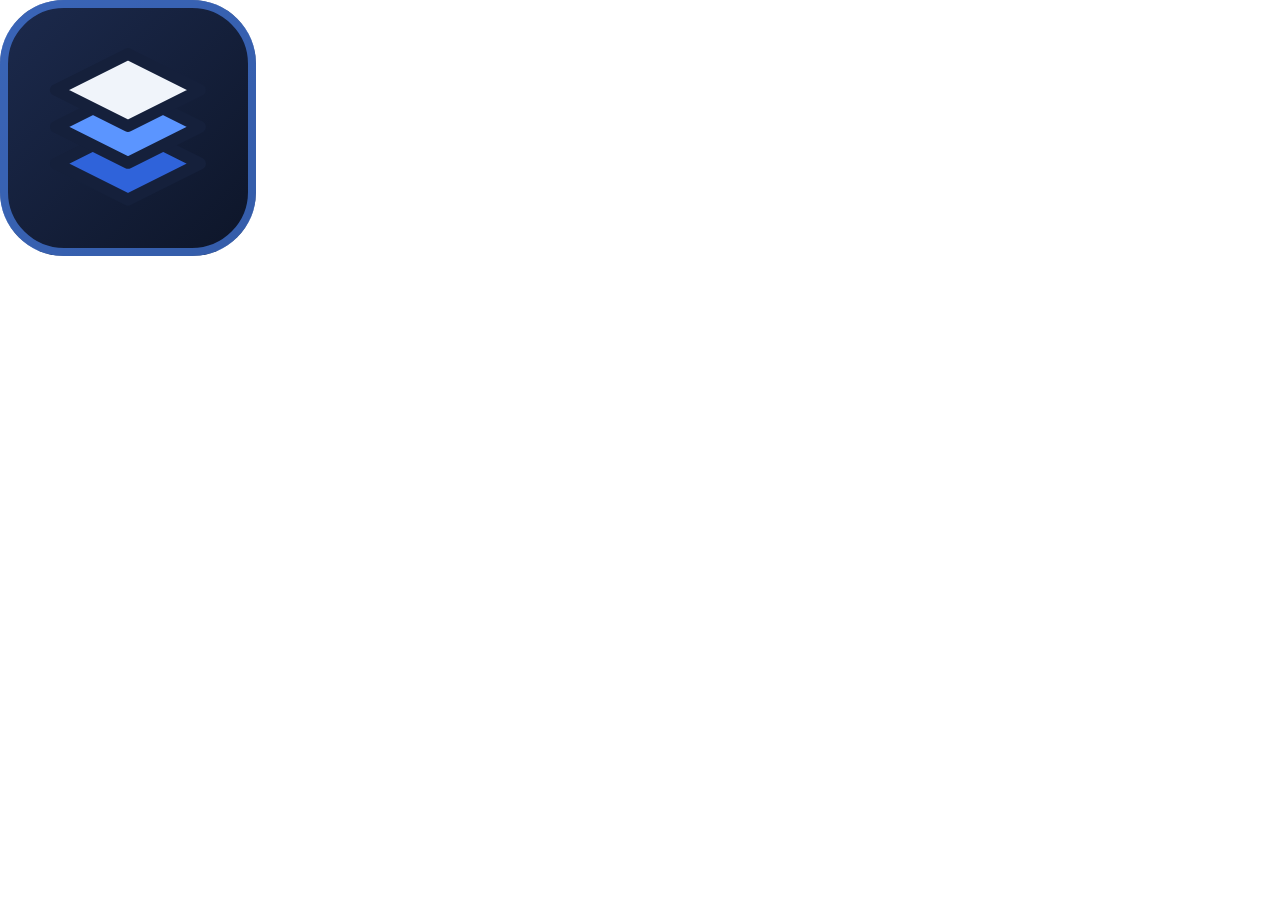
<file: tools/icon.html>
<!doctype html>
<html lang="en">
<head>
<meta charset="utf-8">
<title>icon</title>
<!-- Rendered to the PNG icons by tools/build-images.ps1.
     ?s=<px> sets the icon size (headless Chrome keeps a minimum window width, so vw/vh are unreliable);
     &bleed=1 uses logo-full-bleed.svg (no frame) for apple-touch-icon; the OS rounds the corners. -->
<style>
html,body{margin:0;background:transparent;overflow:hidden}
#box{position:absolute;left:0;top:0;display:grid;place-items:center}
#box img{display:block;width:100%;height:100%}
</style>
</head>
<body>
<div id="box"><img src="../site/favicon.svg" alt=""></div>
<script>
  var q = new URLSearchParams(location.search), s = parseInt(q.get('s') || '256', 10), box = document.getElementById('box');
  box.style.width = box.style.height = s + 'px';
  if (q.get('bleed') === '1') box.querySelector('img').src = 'logo-full-bleed.svg';
</script>
</body>
</html>
</file>
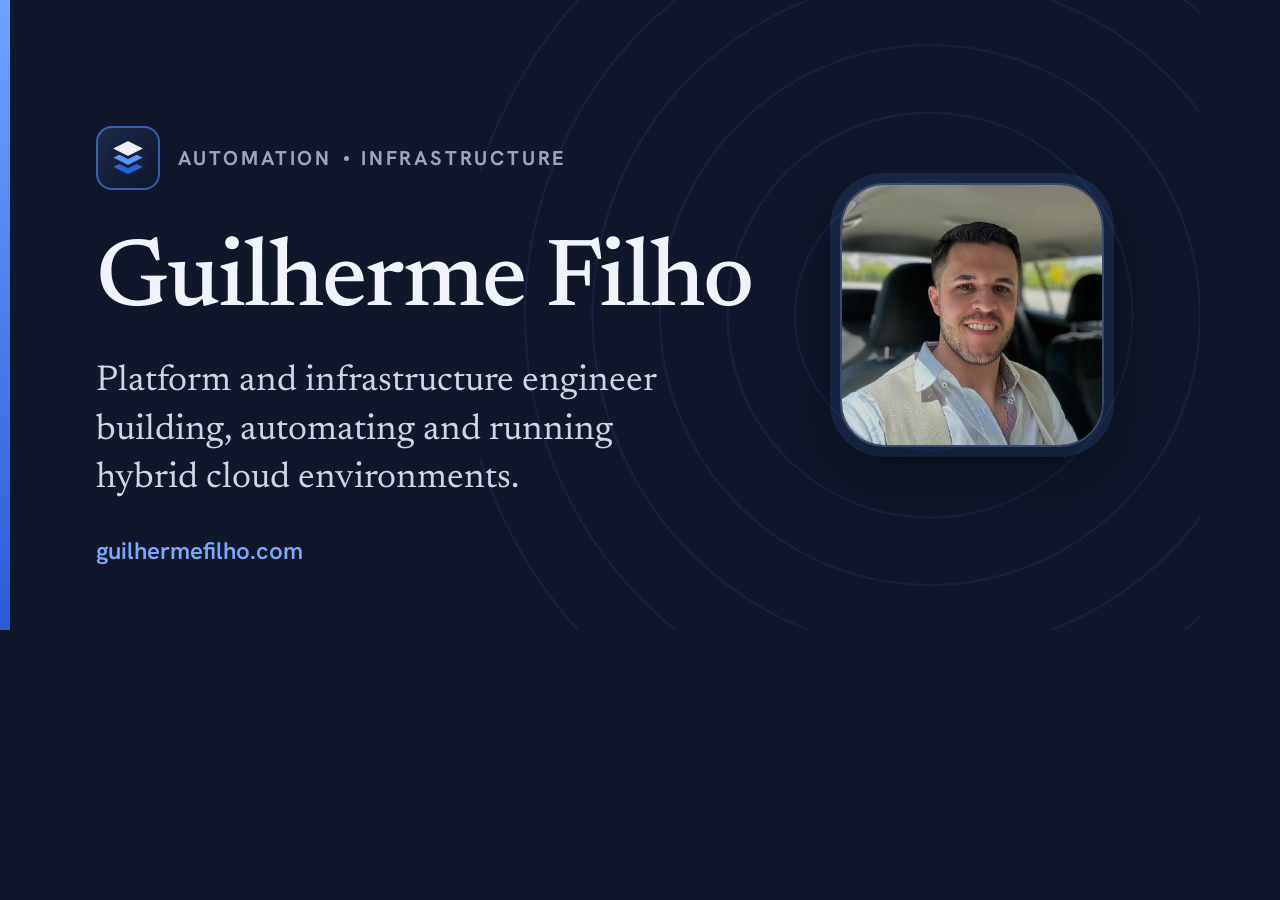
<file: tools/og-image.html>
<!doctype html>
<html lang="en">
<head>
<meta charset="utf-8">
<title>og-image</title>
<!-- Rendered to site/og-image.png (1200x630) by tools/build-images.ps1 -->
<style>
@font-face{font-family:"Newsreader";src:url(../site/assets/fonts/newsreader-latin-wght.woff2) format("woff2");font-weight:200 800}
@font-face{font-family:"Hanken Grotesk";src:url(../site/assets/fonts/hanken-grotesk-latin-wght.woff2) format("woff2");font-weight:100 900}
html,body{margin:0;width:1200px;height:630px;overflow:hidden}
body{position:relative;background:#10172A;color:#F0F4FA;font-family:"Hanken Grotesk",sans-serif}
.rings{position:absolute;right:-180px;top:50%;width:900px;height:900px;transform:translateY(-50%);color:#4F8CFF;opacity:.09}
.bar{position:absolute;left:0;top:0;bottom:0;width:10px;background:linear-gradient(#6FA3FF,#2A5BD7)}
.wrap{position:absolute;inset:0;padding:84px 96px;display:grid;grid-template-columns:1fr auto;align-items:center;gap:64px}
.brand{display:flex;align-items:center;gap:18px;margin-bottom:44px}
.brand img{width:64px;height:64px}
.brand span{font-size:20px;font-weight:700;letter-spacing:.14em;text-transform:uppercase;color:#99A6BB}
.brand i{display:inline-block;width:5px;height:5px;margin:0 12px 4px;border-radius:50%;background:#99A6BB}
h1{margin:0;font-family:"Newsreader",serif;font-weight:500;font-size:96px;line-height:1;letter-spacing:-.02em}
p{margin:28px 0 0;max-width:620px;font-family:"Newsreader",serif;font-size:36px;line-height:1.35;color:#CDD6E4}
.url{position:absolute;left:96px;bottom:64px;font-size:24px;font-weight:600;color:#7AA8FF}
.photo{width:260px;height:260px;border-radius:44px;object-fit:cover;border:2px solid #3C4B6D;box-shadow:0 0 0 10px rgba(79,140,255,.14),0 20px 50px rgba(0,0,0,.5)}
</style>
</head>
<body>
<svg class="rings" viewBox="0 0 400 400" aria-hidden="true"><g fill="none" stroke="currentColor" stroke-width="1"><circle cx="200" cy="200" r="60"/><circle cx="200" cy="200" r="90"/><circle cx="200" cy="200" r="120"/><circle cx="200" cy="200" r="150"/><circle cx="200" cy="200" r="180"/><circle cx="200" cy="200" r="210"/></g></svg>
<div class="bar"></div>
<div class="wrap">
 <div>
  <div class="brand"><img src="../site/favicon.svg" alt=""><span>Automation<i></i>Infrastructure</span></div>
  <h1>Guilherme Filho</h1>
  <p>Platform and infrastructure engineer building, automating and running hybrid cloud environments.</p>
 </div>
 <img class="photo" src="../site/assets/img/avatar-384.jpg" alt="">
</div>
<div class="url">guilhermefilho.com</div>
</body>
</html>
</file>
